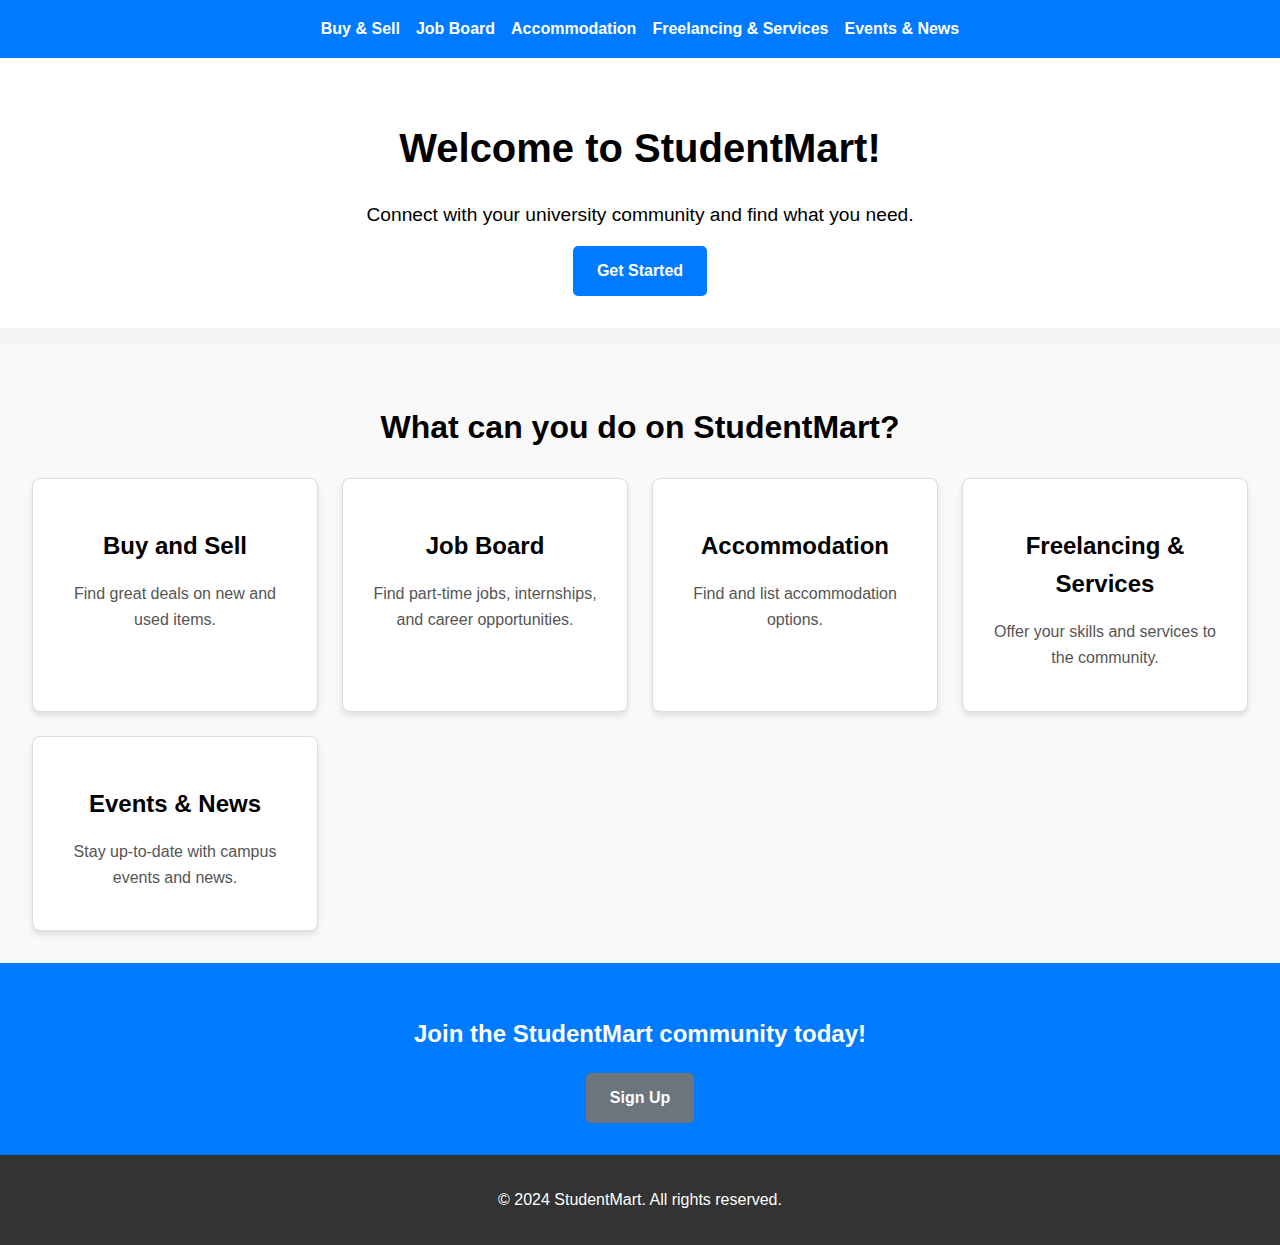
<file: index.html>
<!DOCTYPE html>
<html lang="en">

<head>
    <meta charset="UTF-8">
    <meta name="description"
        content="StudentMart: Connect with your university community and find everything you need, from jobs to events.">
    <meta name="keywords" content="StudentMart, University, Buy & Sell, Job Board, Accommodation, Freelancing, Events">
    <meta name="author" content="Your Name or Company">
    <meta name="viewport" content="width=device-width, initial-scale=1.0">
    <title>StudentMart</title>

    <!-- Favicon -->
    <link rel="icon" href="favicon.ico" type="image/x-icon">

    <!-- Font Awesome Icons -->
    <link href="https://cdnjs.cloudflare.com/ajax/libs/font-awesome/5.15.4/css/all.min.css" rel="stylesheet"
        integrity="sha512-dTlKHQICLdXVYS99+Kqf4iA8UnWPIXj4n5y4vMkT12KCUThI/oLk4dr6/qeZ2AIOHk3G28VqaHRcL5DzJQ3L0g=="
        crossorigin="anonymous" referrerpolicy="no-referrer" />

    <!-- Main Stylesheet -->
    <link rel="stylesheet" href="style.css">
</head>

<body>
    <header>
        <nav aria-label="Main Navigation">
            <ul>
                <li><a href="buy_sell.html">Buy & Sell</a></li>
                <li><a href="job_board.html">Job Board</a></li>
                <li><a href="accommodation.html">Accommodation</a></li>
                <li><a href="freelancing_services.html">Freelancing & Services</a></li>
                <li><a href="NewsEvents.html">Events & News</a></li>
            </ul>
        </nav>
    </header>

    <main>
        <!-- Hero Section -->
        <section class="hero">
            <h1>Welcome to StudentMart!</h1>
            <p>Connect with your university community and find what you need.</p>
            <div class="hero-cta">
                <a href="signup.html" class="btn btn-primary" role="button">Get Started</a>
            </div>
        </section>

        <!-- Features Section -->
        <section class="features">
            <h2>What can you do on StudentMart?</h2>
            <div class="features-grid">
                <div class="card">
                    <i class="fas fa-shopping-cart" aria-hidden="true"></i>
                    <h3>Buy and Sell</h3>
                    <p>Find great deals on new and used items.</p>
                </div>
                <div class="card">
                    <i class="fas fa-briefcase" aria-hidden="true"></i>
                    <h3>Job Board</h3>
                    <p>Find part-time jobs, internships, and career opportunities.</p>
                </div>
                <div class="card">
                    <i class="fas fa-home" aria-hidden="true"></i>
                    <h3>Accommodation</h3>
                    <p>Find and list accommodation options.</p>
                </div>
                <div class="card">
                    <i class="fas fa-pen-nib" aria-hidden="true"></i>
                    <h3>Freelancing & Services</h3>
                    <p>Offer your skills and services to the community.</p>
                </div>
                <div class="card">
                    <i class="fas fa-newspaper" aria-hidden="true"></i>
                    <h3>Events & News</h3>
                    <p>Stay up-to-date with campus events and news.</p>
                </div>
            </div>
        </section>

        <!-- Call to Action Section -->
        <section class="call-to-action">
            <h2>Join the StudentMart community today!</h2>
            <a href="signup.html" class="btn btn-secondary" role="button">Sign Up</a>
        </section>
    </main>

    <footer>
        <p>&copy; 2024 StudentMart. All rights reserved.</p>
    </footer>

    <!-- JavaScript -->
    <script src="script.js" defer></script>
</body>

</html>
</file>
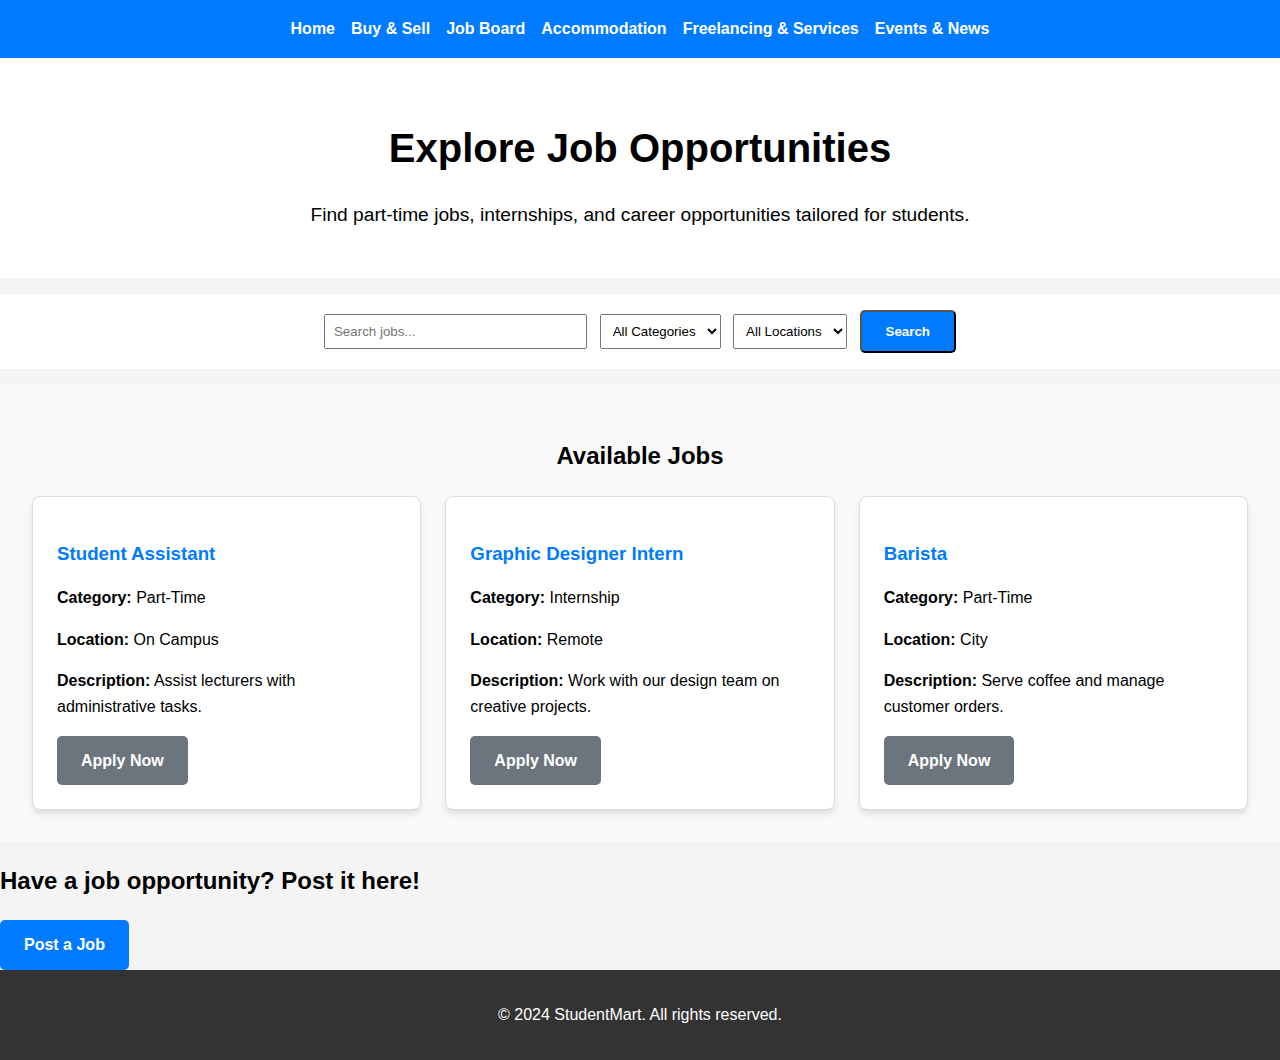
<file: job_board.html>
<!DOCTYPE html>
<html lang="en">

<head>
    <meta charset="UTF-8">
    <meta name="viewport" content="width=device-width, initial-scale=1.0">
    <meta name="description" content="Explore job opportunities at your university and beyond.">
    <meta name="keywords" content="jobs, internships, career, university, part-time work">
    <meta name="author" content="StudentMart">
    <title>Job Board - StudentMart</title>

    <!-- Font Awesome Icons -->
    <link href="https://cdnjs.cloudflare.com/ajax/libs/font-awesome/5.15.4/css/all.min.css" rel="stylesheet"
        integrity="sha512-dTlKHQICLdXVYS99+Kqf4iA8UnWPIXj4n5y4vMkT12KCUThI/oLk4dr6/qeZ2AIOHk3G28VqaHRcL5DzJQ3L0g=="
        crossorigin="anonymous" referrerpolicy="no-referrer" />

    <!-- Main Stylesheet -->
    <link rel="stylesheet" href="style.css">
</head>

<body>
    <header>
        <nav aria-label="Main Navigation">
            <ul>
                <li><a href="index.html">Home</a></li>
                <li><a href="buy_sell.html">Buy & Sell</a></li>
                <li><a href="job_board.html" class="active">Job Board</a></li>
                <li><a href="accommodation.html">Accommodation</a></li>
                <li><a href="freelancing_services.html">Freelancing & Services</a></li>
                <li><a href="NewsEvents.html">Events & News</a></li>
            </ul>
        </nav>
    </header>

    <main>
        <!-- Hero Section -->
        <section class="hero">
            <h1>Explore Job Opportunities</h1>
            <p>Find part-time jobs, internships, and career opportunities tailored for students.</p>
        </section>

        <!-- Search and Filter Section -->
        <section class="search-filter">
            <form action="" method="get">
                <input type="text" placeholder="Search jobs..." name="search" class="search-input">
                <select name="category" class="filter-dropdown">
                    <option value="all">All Categories</option>
                    <option value="part-time">Part-Time</option>
                    <option value="internship">Internships</option>
                    <option value="full-time">Full-Time</option>
                </select>
                <select name="location" class="filter-dropdown">
                    <option value="all">All Locations</option>
                    <option value="on-campus">On Campus</option>
                    <option value="remote">Remote</option>
                    <option value="city">City</option>
                </select>
                <button type="submit" class="btn btn-primary">Search</button>
            </form>
        </section>

        <!-- Job Listings Section -->
        <section class="job-listings">
            <h2>Available Jobs</h2>
            <div class="job-grid">
                <div class="job-card">
                    <h3>Student Assistant</h3>
                    <p><strong>Category:</strong> Part-Time</p>
                    <p><strong>Location:</strong> On Campus</p>
                    <p><strong>Description:</strong> Assist lecturers with administrative tasks.</p>
                    <a href="#" class="btn btn-secondary">Apply Now</a>
                </div>

                <div class="job-card">
                    <h3>Graphic Designer Intern</h3>
                    <p><strong>Category:</strong> Internship</p>
                    <p><strong>Location:</strong> Remote</p>
                    <p><strong>Description:</strong> Work with our design team on creative projects.</p>
                    <a href="#" class="btn btn-secondary">Apply Now</a>
                </div>

                <div class="job-card">
                    <h3>Barista</h3>
                    <p><strong>Category:</strong> Part-Time</p>
                    <p><strong>Location:</strong> City</p>
                    <p><strong>Description:</strong> Serve coffee and manage customer orders.</p>
                    <a href="#" class="btn btn-secondary">Apply Now</a>
                </div>
            </div>
        </section>

        <!-- Call to Action -->
        <section class="post-job-cta">
            <h2>Have a job opportunity? Post it here!</h2>
            <a href="post_job.html" class="btn btn-primary">Post a Job</a>
        </section>
    </main>

    <footer>
        <p>&copy; 2024 StudentMart. All rights reserved.</p>
    </footer>
</body>

</html>
</file>
<file: style.css>
/* General Styles */
body {
  font-family: Arial, sans-serif;
  line-height: 1.6;
  margin: 0;
  padding: 0;
  background-color: #f4f4f4;
}

header {
  background-color: #007bff;
  color: white;
  padding: 1rem 0;
  text-align: center;
}

header ul {
  list-style: none;
  margin: 0;
  padding: 0;
  display: flex;
  justify-content: center;
  gap: 1rem;
}

header ul li {
  display: inline;
}

header ul li a {
  color: white;
  text-decoration: none;
  font-weight: bold;
}

.hero {
  text-align: center;
  padding: 2rem;
  background-color: #ffffff;
  margin-bottom: 1rem;
}

.hero h1 {
  font-size: 2.5rem;
  margin-bottom: 0.5rem;
}

.hero p {
  font-size: 1.2rem;
  margin-bottom: 1rem;
}

.btn {
  display: inline-block;
  text-decoration: none;
  padding: 0.75rem 1.5rem;
  border-radius: 5px;
  font-weight: bold;
  text-align: center;
}

.btn-primary {
  background-color: #007bff;
  color: white;
}

.btn-secondary {
  background-color: #6c757d;
  color: white;
}

/* Features Section */
.features {
  text-align: center;
  padding: 2rem 1rem;
  background-color: #f9f9f9;
}

.features h2 {
  margin-bottom: 1.5rem;
  font-size: 2rem;
}

.features-grid {
  display: grid;
  grid-template-columns: repeat(auto-fit, minmax(250px, 1fr));
  gap: 1.5rem;
  padding: 0 1rem;
}

.card {
  background: #ffffff;
  border: 1px solid #ddd;
  border-radius: 8px;
  padding: 1.5rem;
  text-align: center;
  box-shadow: 0 4px 6px rgba(0, 0, 0, 0.1);
  transition: transform 0.2s, box-shadow 0.2s;
}

.card i {
  font-size: 2.5rem;
  color: #007bff;
  margin-bottom: 0.5rem;
}

.card h3 {
  font-size: 1.5rem;
  margin-bottom: 0.5rem;
}

.card p {
  font-size: 1rem;
  color: #555;
}

.card:hover {
  transform: translateY(-5px);
  box-shadow: 0 8px 12px rgba(0, 0, 0, 0.15);
}

/* Call to Action Section */
.call-to-action {
  text-align: center;
  padding: 2rem;
  background-color: #007bff;
  color: white;
}

footer {
  text-align: center;
  padding: 1rem;
  background-color: #333;
  color: white;
}
/* Search & Filter Section */
.search-filter {
  background: #ffffff;
  padding: 1rem 2rem;
  text-align: center;
  margin-bottom: 1rem;
}

.search-input {
  padding: 0.5rem;
  width: 20%;
  margin-right: 0.5rem;
}

.filter-dropdown {
  padding: 0.5rem;
  margin-right: 0.5rem;
}

.job-listings {
  text-align: center;
  padding: 2rem 1rem;
  background-color: #f9f9f9;
}

.job-grid {
  display: grid;
  grid-template-columns: repeat(auto-fit, minmax(250px, 1fr));
  gap: 1.5rem;
  padding: 0 1rem;
}

.job-card {
  background: #ffffff;
  border: 1px solid #ddd;
  border-radius: 8px;
  padding: 1.5rem;
  text-align: left;
  box-shadow: 0 4px 6px rgba(0, 0, 0, 0.1);
}

.job-card h3 {
  margin-bottom: 0.5rem;
  color: #007bff;
}
/* Featured Section */
.featured {
  background: #f9f9f9;
  padding: 2rem 1rem;
  text-align: center;
}

.featured-grid {
  display: grid;
  grid-template-columns: repeat(auto-fit, minmax(250px, 1fr));
  gap: 1.5rem;
  padding: 0 1rem;
}

.featured-card {
  background: #ffffff;
  border: 1px solid #ddd;
  border-radius: 8px;
  padding: 1rem;
  text-align: left;
  box-shadow: 0 4px 6px rgba(0, 0, 0, 0.1);
}

.featured-card img {
  width: 100%;
  height: auto;
  border-radius: 8px;
  margin-bottom: 1rem;
}

.featured-card h3 {
  margin-bottom: 0.5rem;
  color: #007bff;
}

/* News and Events Section */
.news-events-grid {
  display: grid;
  grid-template-columns: repeat(auto-fit, minmax(250px, 1fr));
  gap: 1.5rem;
  padding: 1rem;
}

.news-event-card {
  background: #ffffff;
  border: 1px solid #ddd;
  border-radius: 8px;
  padding: 1rem;
  text-align: left;
  box-shadow: 0 4px 6px rgba(0, 0, 0, 0.1);
}

.news-event-card h3 {
  color: #007bff;
}
</file>
